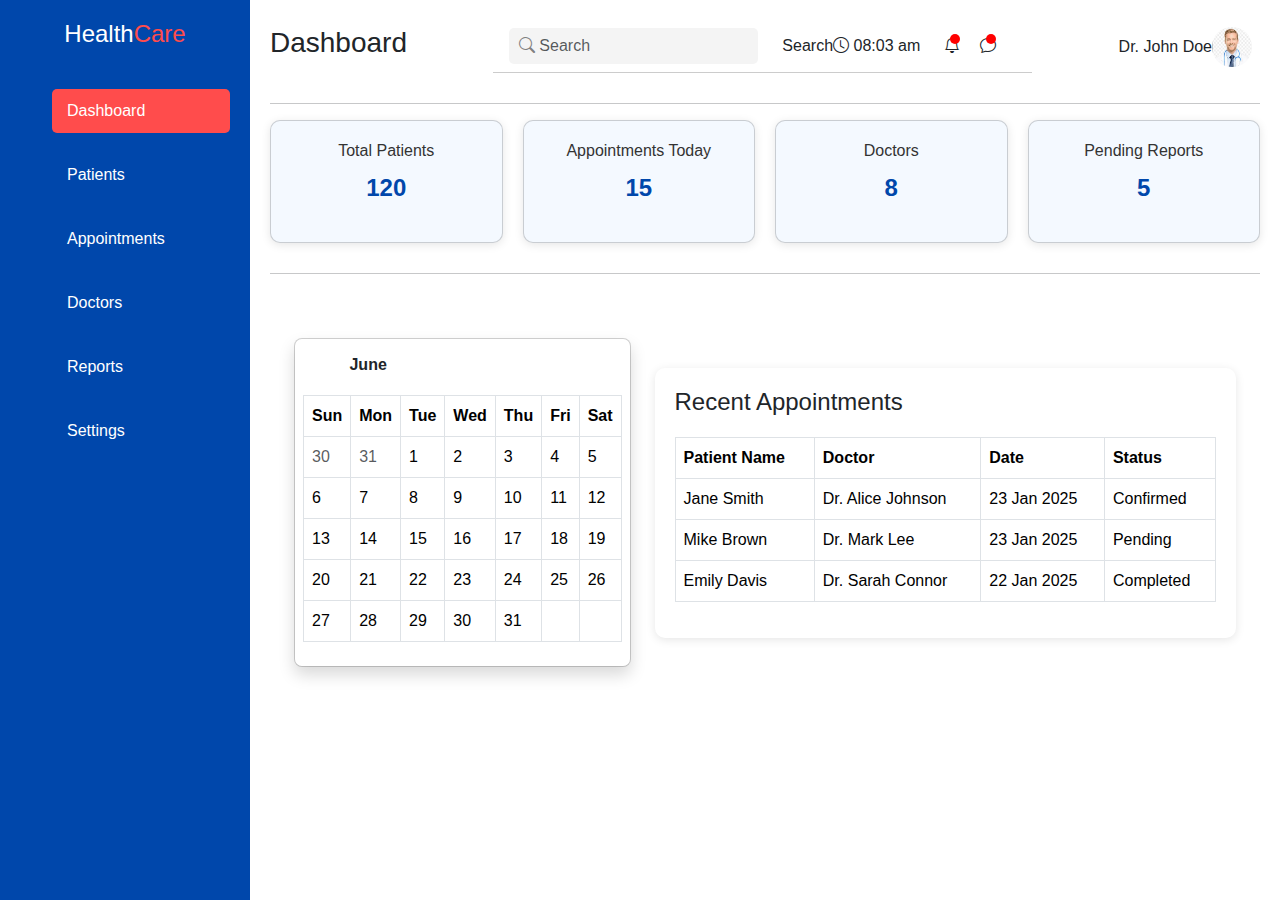
<file: hj.html>
<!DOCTYPE html>
<html lang="en">
<head>
    <meta charset="UTF-8">
    <meta name="viewport" content="width=device-width, initial-scale=1.0">
    <title>Medical Dashboard</title>
        <link href="https://cdn.jsdelivr.net/npm/bootstrap@5.3.3/dist/css/bootstrap.min.css" rel="stylesheet" integrity="sha384-QWTKZyjpPEjISv5WaRU9OFeRpok6YctnYmDr5pNlyT2bRjXh0JMhjY6hW+ALEwIH" crossorigin="anonymous">
    <link rel="stylesheet" href="hj.css">
</head>
<body>
    <div class="dashboard">
        <!-- الشريط الجانبي -->
        <aside class="sidebar">
            <div class="logo">
                <h2>Health<span>Care</span></h2>
            </div>
            <ul class="menu">
                <li><a href="#" class="active">Dashboard</a></li>
                <li><a href="#">Patients</a></li>
                <li><a href="#">Appointments</a></li>
                <li><a href="#">Doctors</a></li>
                <li><a href="#">Reports</a></li>
                <li><a href="#">Settings</a></li>
            </ul>
        </aside>

        <!-- المحتوى الرئيسي -->
        <main class="main-content">
            <header class="header">
                <h1>Dashboard</h1>
    <nav class="navbar navbar-light bg-white px-3">
        <div class="d-flex align-items-center">
            <!-- Search Input -->
            <div class="position-relative me-3">
                <i class="bi bi-search search-icon"></i>
                <input type="text" class="form-control search-input" placeholder="Search">
            </div>
            <span class="ms-2">Search</span>
        </div>
        <div class="d-flex align-items-center">
            <!-- Clock -->
            <div class="me-4">
                <i class="bi bi-clock"></i>
                <span>08:03 am</span>
            </div>
            <!-- Notification Icons -->
            <div class="icon-container">
                <i class="bi bi-bell"></i>
                <div class="notification-badge"></div>
            </div>
            <div class="icon-container">
                <i class="bi bi-chat"></i>
                <div class="notification-badge"></div>
            </div>
        </div>
    </nav>

                <div class="user">
                    <span>Dr. John Doe</span>
                    <div class="d-flex align-items-center">
                <img src="imge4.png" alt="Profile" class="rounded-circle me-2">
               
               
            </div>
                </div>
            </header>
<hr>
            <section class="stats">
                <div class="card">
                    <h3>Total Patients</h3>
                    <p>120</p>
                </div>
                <div class="card">
                    <h3>Appointments Today</h3>
                    <p>15</p>
                </div>
                <div class="card">
                    <h3>Doctors</h3>
                    <p>8</p>
                </div>
                <div class="card">
                    <h3>Pending Reports</h3>
                    <p>5</p>
                </div>
            </section>
            <hr>
              <!-- calender -->
            <!-- <div class="container">
        <h2 class="text-center mb-4">Calendar - January 2025</h2>
        <div class="table-responsive">
            <table class="table table-bordered text-center">
                <thead class="table-light">
                    <tr>
                        <th>Sun</th>
                        <th>Mon</th>
                        <th>Tue</th>
                        <th>Wed</th>
                        <th>Thu</th>
                        <th>Fri</th>
                        <th>Sat</th>
                    </tr>
                </thead>
                <tbody>
                    <tr>
                        <td></td>
                        <td></td>
                        <td></td>
                        <td>1</td>
                        <td>2</td>
                        <td>3</td>
                        <td>4</td>
                    </tr>
                    <tr>
                        <td>5</td>
                        <td>6</td>
                        <td>7</td>
                        <td>8</td>
                        <td>9</td>
                        <td>10</td>
                        <td>11</td>
                    </tr>
                    <tr>
                        <td>12</td>
                        <td>13</td>
                        <td>14</td>
                        <td>15</td>
                        <td>16</td>
                        <td>17</td>
                        <td>18</td>
                    </tr>
                    <tr>
                        <td>19</td>
                        <td>20</td>
                        <td>21</td>
                        <td>22</td>
                        <td>23</td>
                        <td>24</td>
                        <td>25</td>
                    </tr>
                    <tr>
                        <td>26</td>
                        <td>27</td>
                        <td>28</td>
                        <td>29</td>
                        <td>30</td>
                        <td>31</td>
                        <td></td>
                    </tr>
                </tbody>
            </table>
        </div>
    </div> -->
<div class="d-flex flex-column flex-md-row p-4 gap-4 py-md-5 align-items-center justify-content-center">
  <!-- تقويم التاريخ -->
  <div class="dropdown-menu d-block position-static p-2 mx-0 shadow rounded-3 w-340px flex-grow-2" data-bs-theme="light">
    <div class="d-grid gap-1">
      <div class="cal">
        <div class="cal-month">
          <button class="btn cal-btn" type="button">
            <svg class="bi" width="16" height="16"><use xlink:href="#arrow-left-short"/></svg>
          </button>
          <strong class="cal-month-name">June</strong>
          <select class="form-select cal-month-name d-none">
            <option value="January">January</option>
            <option value="February">February</option>
            <option value="March">March</option>
            <option value="April">April</option>
            <option value="May">May</option>
            <option selected value="June">June</option>
            <option value="July">July</option>
            <option value="August">August</option>
            <option value="September">September</option>
            <option value="October">October</option>
            <option value="November">November</option>
            <option value="December">December</option>
          </select>
          <button class="btn cal-btn" type="button">
            <svg class="bi" width="16" height="16"><use xlink:href="#arrow-right-short"/></svg>
          </button>
        </div>

        <table class="table table-bordered">
          <thead>
            <tr>
              <th>Sun</th>
              <th>Mon</th>
              <th>Tue</th>
              <th>Wed</th>
              <th>Thu</th>
              <th>Fri</th>
              <th>Sat</th>
            </tr>
          </thead>
          <tbody>
            <tr>
              <td class="text-muted">30</td>
              <td class="text-muted">31</td>
              <td>1</td>
              <td>2</td>
              <td>3</td>
              <td>4</td>
              <td>5</td>
            </tr>
            <tr>
              <td>6</td>
              <td>7</td>
              <td>8</td>
              <td>9</td>
              <td>10</td>
              <td>11</td>
              <td>12</td>
            </tr>
            <tr>
              <td>13</td>
              <td>14</td>
              <td>15</td>
              <td>16</td>
              <td>17</td>
              <td>18</td>
              <td>19</td>
            </tr>
            <tr>
              <td>20</td>
              <td>21</td>
              <td>22</td>
              <td>23</td>
              <td>24</td>
              <td>25</td>
              <td>26</td>
            </tr>
            <tr>
              <td>27</td>
              <td>28</td>
              <td>29</td>
              <td>30</td>
              <td>31</td>
              <td></td>
              <td></td>
            </tr>
          </tbody>
        </table>
      </div>
    </div>
  </div>

  <!-- جدول المواعيد -->
  <section class="table-section flex-grow-1">
    <h2>Recent Appointments</h2>
    <table class="table table-bordered">
      <thead>
        <tr>
          <th>Patient Name</th>
          <th>Doctor</th>
          <th>Date</th>
          <th>Status</th>
        </tr>
      </thead>
      <tbody>
        <tr>
          <td>Jane Smith</td>
          <td>Dr. Alice Johnson</td>
          <td>23 Jan 2025</td>
          <td>Confirmed</td>
        </tr>
        <tr>
          <td>Mike Brown</td>
          <td>Dr. Mark Lee</td>
          <td>23 Jan 2025</td>
          <td>Pending</td>
        </tr>
        <tr>
          <td>Emily Davis</td>
          <td>Dr. Sarah Connor</td>
          <td>22 Jan 2025</td>
          <td>Completed</td>
        </tr>
      </tbody>
    </table>
  </section>
</div>


     <link href="https://cdn.jsdelivr.net/npm/bootstrap-icons/font/bootstrap-icons.css" rel="stylesheet">
    <script src="https://cdn.jsdelivr.net/npm/bootstrap@5.3.3/dist/js/bootstrap.bundle.min.js" integrity="sha384-YvpcrYf0tY3lHB60NNkmXc5s9fDVZLESaAA55NDzOxhy9GkcIdslK1eN7N6jIeHz" crossorigin="anonymous"></script>
</body>
</html>
</file>
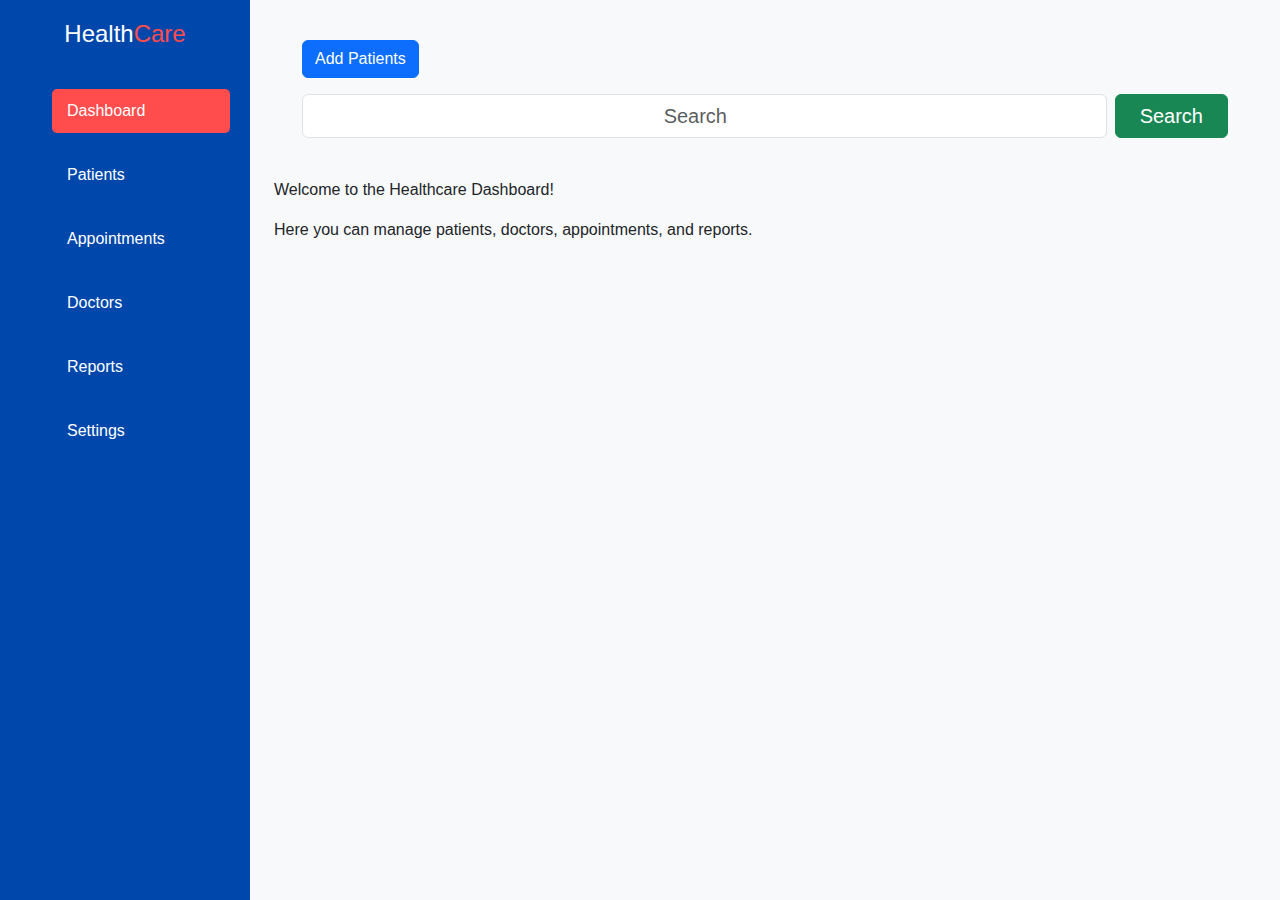
<file: Patient list/list.html>
<!DOCTYPE html>
<html lang="en">
<head>
    <meta charset="UTF-8">
    <meta name="viewport" content="width=device-width, initial-scale=1.0">
    <title>Dashboard</title>
    <link href="https://cdn.jsdelivr.net/npm/bootstrap@5.3.3/dist/css/bootstrap.min.css" rel="stylesheet" integrity="sha384-QWTKZyjpPEjISv5WaRU9OFeRpok6YctnYmDr5pNlyT2bRjXh0JMhjY6hW+ALEwIH" crossorigin="anonymous">
    <link rel="stylesheet" href="list.css">

</head>
<body>
    <div class="dashboard">
        
        <!-- الشريط الجانبي -->
              <aside class="sidebar">
            <div class="logo">
                <h2>Health<span>Care</span></h2>
            </div>
            <ul class="menu">
                <li><a href="#" class="active">Dashboard</a></li>
                <li><a href="#">Patients</a></li>
                <li><a href="#">Appointments</a></li>
                <li><a href="#">Doctors</a></li>
                <li><a href="#">Reports</a></li>
                <li><a href="#">Settings</a></li>
            </ul>
        </aside>

        <!-- المحتوى الرئيسي -->
        <main class="main-content p-4 bg-light">
            <header class="header mb-4">
                <!-- <h1 class="text-center mb-4">Dashboard</h1> -->
                <nav class="navbar bg-body-tertiary p-3 rounded">
                    <div class="container-fluid">
                      <button type="button" class="btn btn-primary mb-3">Add Patients </button>
                        <!-- Search Input -->
                        <form class="d-flex w-100" role="search">
                            <input 
                                class="form-control text-center fs-5 me-2" 
                                type="search" 
                                placeholder="Search" 
                                aria-label="Search">
                                
                            <button 
                                class="btn btn-success fs-5 px-4" 
                                type="submit">
                                Search
                            </button>
                        </form>
                    </div>
                </nav>
            </header>
            
            <!-- مثال على محتوى -->
            <div class="content">
                <p>Welcome to the Healthcare Dashboard!</p>
                <p>Here you can manage patients, doctors, appointments, and reports.</p>
            </div>
        </main>
    </div>

    <script src="https://cdn.jsdelivr.net/npm/bootstrap@5.3.3/dist/js/bootstrap.bundle.min.js" integrity="sha384-YvpcrYf0tY3lHB60NNkmXc5s9fDVZLESaAA55NDzOxhy9GkcIdslK1eN7N6jIeHz" crossorigin="anonymous"></script>
</body>
</html>
</file>
<file: hj.css>
/* General Reset */
* {
    margin: 0;
    padding: 0;
    box-sizing: border-box;
}

body {
    font-family: "Poppins", sans-serif;
    background: #f3f4f6;
}
  .navbar {
            border-bottom: 1px solid #ccc;
        }
        .search-input {
            background-color: #f4f4f4;
            border: none;
            padding-left: 30px;
            border-radius: 5px;
        }
        .search-icon {
            position: absolute;
            top: 50%;
            left: 10px;
            transform: translateY(-50%);
            color: gray;
        }
        .icon-container {
            position: relative;
            margin-right: 20px;
        }
        .icon-container .notification-badge {
            position: absolute;
            top: 0;
            right: 0;
            background-color: red;
            color: white;
            font-size: 10px;
            width: 10px;
            height: 10px;
            border-radius: 50%;
        }
/* Dashboard Layout */
.dashboard {
    display: flex;
}

/* Sidebar */
.sidebar {
    width: 250px;
    background: #0047ab;
    color: #fff;
    padding: 20px;
    min-height: 100vh;
}

.sidebar .logo {
    text-align: center;
    margin-bottom: 40px;
}

.sidebar .logo h2 {
    font-size: 24px;
}

.sidebar .logo span {
    color: #ff4c4c;
}

.sidebar .menu {
    list-style: none;
}

.sidebar .menu li {
    margin: 20px 0;
}

.sidebar .menu li a {
    color: #fff;
    text-decoration: none;
    font-size: 16px;
    padding: 10px 15px;
    display: block;
    border-radius: 5px;
    transition: background 0.3s;
}

.sidebar .menu li a:hover,
.sidebar .menu li a.active {
    background: #ff4c4c;
}

/* Main Content */
.main-content {
    flex: 1;
    background: #fff;
    padding: 20px;
}

/* Header */
.header {
    display: flex;
    justify-content: space-between;
    align-items: center;
    margin-bottom: 30px;
}

.header h1 {
    font-size: 28px;
}

.header .user {
    display: flex;
    align-items: center;
}

.header .user img {
    width: 40px;
    height: 40px;
    border-radius: 50%;
    margin-right: 10px;
}

/* Stats Section */
.stats {
    display: grid;
    grid-template-columns: repeat(4, 1fr);
    gap: 20px;
    margin-bottom: 30px;
}

.card {
    background: #f4f9ff;
    padding: 20px;
    border-radius: 10px;
    text-align: center;
    box-shadow: 0 2px 10px rgba(0, 0, 0, 0.1);
    transition: transform 0.3s;
}

.card:hover {
    transform: translateY(-5px);
}

.card h3 {
    font-size: 16px;
    margin-bottom: 10px;
    color: #333;
}

.card p {
    font-size: 24px;
    color: #0047ab;
    font-weight: bold;
}

/* Table Section */
.table-section {
    background: #fff;
    padding: 20px;
    border-radius: 10px;
    box-shadow: 0 2px 10px rgba(0, 0, 0, 0.1);
}

.table-section h2 {
    font-size: 24px;
    margin-bottom: 20px;
}

table {
    width: 100%;
    border-collapse: collapse;
    margin-top: 10px;
}

table th,
table td {
    padding: 10px;
    text-align: left;
    border-bottom: 1px solid #ddd;
}

table th {
    background: #0047ab;
    color: #fff;
}

table tr:nth-child(even) {
    background: #f9f9f9;
}

table tr:hover {
    background: #f1f1f1;
}
</file>
<file: Patient list/list.css>
/* General Reset */
* {
    margin: 0;
    padding: 0;
    box-sizing: border-box;
}

body {
    font-family: "Poppins", sans-serif;
    background: #f3f4f6;
}
        
        .dashboard {
            display: flex;
            height: 100vh;
           /* يجعل المحتوى يملأ الشاشة بالكامل */
        }
        .sidebar {
           width: 250px;
    background: #0047ab;
    color: #fff;
    padding: 20px;
    min-height: 100vh;/* عرض الشريط الجانبي */
        }
        .main-content {
            flex-grow: 1; /* يجعل المحتوى الرئيسي يملأ باقي المساحة */
            overflow-y: auto;
             /* يضيف تمرير عمودي عند الحاجة */
        }
      .sidebar .menu {
    list-style: none;
}

.sidebar .menu li {
    margin: 20px 0;
    
}

.sidebar .menu li a {
    color: #fff;
    text-decoration: none;
    font-size: 16px;
    padding: 10px 15px;
    display: block;
    border-radius: 5px;
    transition: background 0.3s;
}

.sidebar .menu li a:hover,
.sidebar .menu li a.active {
    background: #ff4c4c;
}
        .sidebar .logo {
    text-align: center;
    margin-bottom: 40px;
}

.sidebar .logo h2 {
    font-size: 24px;
}

.sidebar .logo span {
    color: #ff4c4c;
}
</file>
